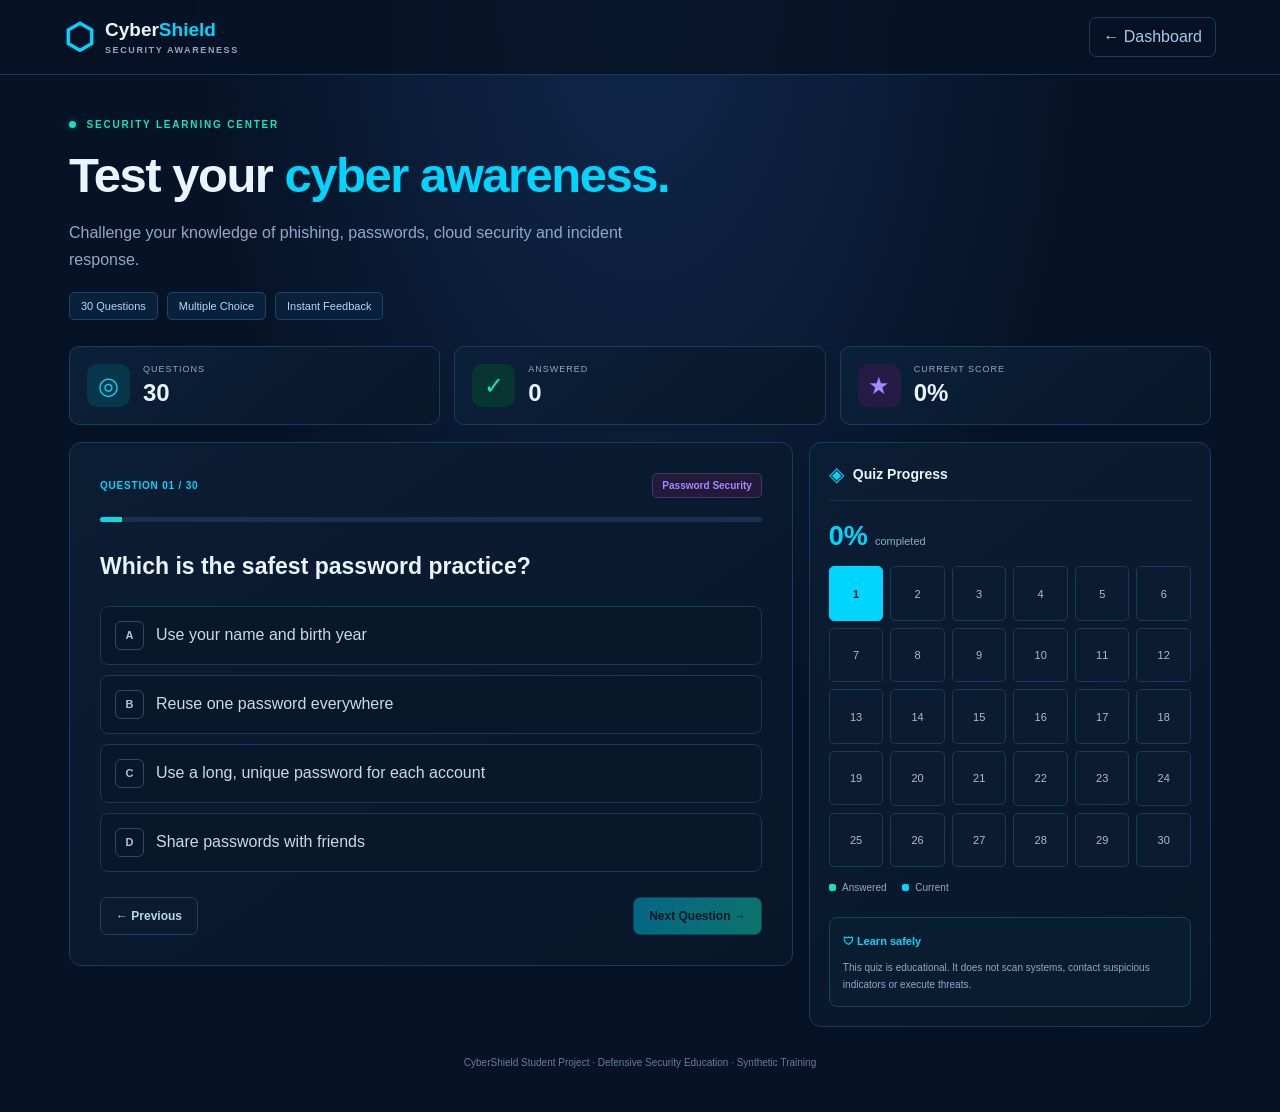
<file: awareness/quiz.html>
<!DOCTYPE html>
<html lang="en">
<head>
    <meta charset="UTF-8">
    <meta name="viewport" content="width=device-width, initial-scale=1.0">
    <meta name="theme-color" content="#061225">
    <title>CyberShield | Security Awareness Quiz</title>
    <link rel="stylesheet" href="quiz.css">
</head>
<body>
    <header class="topbar">
        <a class="brand" href="../frontend/index.html">
            <span class="brand-icon">⬡</span>
            <span>Cyber<span>Shield</span><small>SECURITY AWARENESS</small></span>
        </a>
        <a class="back-link" href="../frontend/index.html">← Dashboard</a>
    </header>

    <main class="container">
        <section class="hero">
            <div class="eyebrow"><span class="live-dot"></span> SECURITY LEARNING CENTER</div>
            <h1>Test your <span>cyber awareness.</span></h1>
            <p>Challenge your knowledge of phishing, passwords, cloud security and incident response.</p>
            <div class="hero-tags">
                <span>30 Questions</span>
                <span>Multiple Choice</span>
                <span>Instant Feedback</span>
            </div>
        </section>

        <section class="stats-grid">
            <article class="stat-card">
                <span class="stat-icon">◎</span>
                <div><small>QUESTIONS</small><strong id="totalQuestions">30</strong></div>
            </article>
            <article class="stat-card">
                <span class="stat-icon green">✓</span>
                <div><small>ANSWERED</small><strong id="answeredCount">0</strong></div>
            </article>
            <article class="stat-card">
                <span class="stat-icon purple">★</span>
                <div><small>CURRENT SCORE</small><strong id="currentScore">0%</strong></div>
            </article>
        </section>

        <section class="quiz-layout" id="quizArea">
            <article class="quiz-card">
                <div class="quiz-topline">
                    <span id="questionCounter">QUESTION 01 / 30</span>
                    <span class="category-pill" id="categoryPill">Password Security</span>
                </div>

                <div class="progress-track">
                    <div class="progress-fill" id="progressFill"></div>
                </div>

                <h2 id="questionText">Loading quiz questions…</h2>

                <div class="options" id="optionsContainer"></div>

                <div class="feedback" id="feedback" aria-live="polite" hidden></div>

                <div class="quiz-actions">
                    <button class="secondary-button" id="previousBtn" type="button">← Previous</button>
                    <button class="primary-button" id="nextBtn" type="button" disabled>Next Question →</button>
                </div>
            </article>

            <aside class="side-card">
                <div class="side-heading">
                    <span>◈</span>
                    <h3>Quiz Progress</h3>
                </div>
                <div class="progress-summary">
                    <strong id="progressPercent">0%</strong>
                    <span>completed</span>
                </div>
                <div class="question-grid" id="questionGrid"></div>
                <div class="legend">
                    <span><i class="legend-dot answered-dot"></i> Answered</span>
                    <span><i class="legend-dot current-dot"></i> Current</span>
                </div>
                <div class="safety-note">
                    <strong>🛡 Learn safely</strong>
                    <p>This quiz is educational. It does not scan systems, contact suspicious indicators or execute threats.</p>
                </div>
            </aside>
        </section>

        <section class="result-card" id="resultArea" hidden>
            <div class="result-icon" id="resultIcon">✓</div>
            <p class="eyebrow">QUIZ COMPLETED</p>
            <h2 id="resultHeading">Your awareness result</h2>
            <p class="result-description" id="resultDescription"></p>

            <div class="result-score">
                <strong id="finalPercentage">0%</strong>
                <span>Awareness Score</span>
            </div>

            <div class="result-stats">
                <div><strong id="correctAnswers">0</strong><span>Correct</span></div>
                <div><strong id="wrongAnswers">0</strong><span>Incorrect</span></div>
                <div><strong id="finalTotal">30</strong><span>Total</span></div>
            </div>

            <div class="result-actions">
                <button class="primary-button" id="retryBtn" type="button">↻ Retake Quiz</button>
                <a class="secondary-button" href="../frontend/index.html">Return to Dashboard</a>
            </div>
            <p class="disclaimer">This is a learning score, not a professional security certification.</p>
        </section>

        <footer>CyberShield Student Project · Defensive Security Education · Synthetic Training</footer>
    </main>

    <script src="quiz.js"></script>
</body>
</html>
</file>
<file: awareness/quiz.css>
:root {
    --bg: #061225;
    --panel: #0a1b32;
    --border: #1b3b5e;
    --text: #e8f4ff;
    --muted: #91a9c4;
    --cyan: #00d5ff;
    --green: #12e3bd;
    --red: #ff526c;
    --purple: #a887ff;
}

* { box-sizing: border-box; }

body {
    margin: 0;
    min-height: 100vh;
    color: var(--text);
    background:
        radial-gradient(ellipse at 50% 0%, #10284b, transparent 50%),
        var(--bg);
    font-family: "Segoe UI", Arial, sans-serif;
}

a { color: inherit; text-decoration: none; }
button { font: inherit; cursor: pointer; }

.topbar {
    height: 75px;
    padding: 0 5%;
    display: flex;
    justify-content: space-between;
    align-items: center;
    border-bottom: 1px solid var(--border);
    background: #061225d9;
}

.brand { display: flex; align-items: center; gap: 10px; font-size: 19px; font-weight: 800; }
.brand > span:last-child > span { color: var(--cyan); }
.brand small { display: block; color: var(--muted); font-size: 9px; letter-spacing: 1.6px; margin-top: 4px; }
.brand-icon { color: var(--cyan); font-size: 35px; }
.back-link { color: #a9c8e8; border: 1px solid var(--border); border-radius: 7px; padding: 10px 13px; }
.back-link:hover { color: var(--cyan); border-color: var(--cyan); }

.container { max-width: 1190px; margin: auto; padding: 34px 24px; }

.hero { margin: 10px 0 26px; }
.eyebrow { color: var(--green); font-size: 10px; font-weight: 800; letter-spacing: 1.8px; }
.live-dot { display: inline-block; width: 7px; height: 7px; border-radius: 50%; background: var(--green); margin-right: 6px; box-shadow: 0 0 9px #12e3bd66; }

.hero h1 { margin: 17px 0 10px; font-size: clamp(30px, 5vw, 49px); letter-spacing: -1.5px; }
.hero h1 span { color: var(--cyan); }
.hero > p { color: var(--muted); max-width: 620px; line-height: 1.7; }

.hero-tags { display: flex; flex-wrap: wrap; gap: 9px; margin-top: 19px; }
.hero-tags span { color: #b9d6f0; background: #0a213c; border: 1px solid #1b456b; padding: 7px 11px; border-radius: 5px; font-size: 11px; }

.stats-grid { display: grid; grid-template-columns: repeat(3, 1fr); gap: 14px; margin-bottom: 17px; }
.stat-card { display: flex; align-items: center; gap: 13px; padding: 17px; background: linear-gradient(140deg, #0b203a, #09172a); border: 1px solid var(--border); border-radius: 10px; }
.stat-icon { display: grid; place-items: center; width: 43px; height: 43px; border-radius: 10px; background: #07364b; color: var(--cyan); font-size: 24px; }
.stat-icon.green { color: var(--green); background: #07352f; }
.stat-icon.purple { color: var(--purple); background: #251b45; }
.stat-card small { display: block; color: var(--muted); font-size: 9px; letter-spacing: 1px; margin-bottom: 5px; }
.stat-card strong { font-size: 24px; }

.quiz-layout { display: grid; grid-template-columns: minmax(0, 1.8fr) minmax(270px, 1fr); gap: 16px; align-items: start; }
.quiz-card, .side-card, .result-card { background: linear-gradient(145deg, #0b1d34, #081629); border: 1px solid var(--border); border-radius: 12px; }

.quiz-card { padding: clamp(17px, 3vw, 30px); min-height: 440px; }
.quiz-topline { display: flex; justify-content: space-between; align-items: center; gap: 12px; flex-wrap: wrap; color: var(--cyan); font-size: 10px; font-weight: 800; letter-spacing: .8px; }
.category-pill { color: var(--purple); background: #211a3b; border: 1px solid #45356e; padding: 6px 9px; border-radius: 5px; font-size: 10px; letter-spacing: 0; }

.progress-track { height: 5px; background: #1a304b; border-radius: 10px; overflow: hidden; margin: 19px 0 27px; }
.progress-fill { height: 100%; width: 0; background: linear-gradient(90deg, var(--cyan), var(--green)); transition: width .25s; }

.quiz-card h2 { font-size: clamp(18px, 2.3vw, 23px); line-height: 1.5; margin: 0 0 22px; }

.options { display: grid; gap: 10px; }
.option {
    display: flex;
    align-items: center;
    gap: 12px;
    width: 100%;
    text-align: left;
    padding: 14px;
    color: #c8daed;
    background: #08172a;
    border: 1px solid #1b3856;
    border-radius: 8px;
    transition: .18s;
}
.option:hover:not(:disabled) { border-color: #318bb1; background: #0c2540; }
.option-letter { display: grid; place-items: center; flex-shrink: 0; width: 29px; height: 29px; border: 1px solid #2b4b6a; border-radius: 6px; color: #a9c6e3; font-size: 11px; font-weight: 800; }
.option.selected { border-color: var(--cyan); background: #0b2b43; color: white; }
.option.correct { border-color: var(--green); background: #08352e; }
.option.wrong { border-color: var(--red); background: #381c2b; }
.option:disabled { cursor: default; opacity: 1; }

.feedback { padding: 13px; margin-top: 15px; border: 1px solid var(--border); border-radius: 8px; color: #bfd5ea; font-size: 12px; line-height: 1.7; }
.feedback.correct-feedback { border-color: #14785f; background: #082b27; }
.feedback.wrong-feedback { border-color: #793247; background: #2b1828; }
.feedback strong { display: block; margin-bottom: 4px; color: var(--green); }
.feedback.wrong-feedback strong { color: #ff8092; }

.quiz-actions { display: flex; justify-content: space-between; gap: 10px; margin-top: 25px; }
.primary-button, .secondary-button { display: inline-flex; justify-content: center; align-items: center; border: 1px solid #137c9c; border-radius: 7px; padding: 11px 15px; font-weight: 650; font-size: 12px; }
.primary-button { color: #041723; background: linear-gradient(100deg, #00c8f1, #12e3bd); }
.primary-button:hover { filter: brightness(1.1); }
.primary-button:disabled { cursor: not-allowed; opacity: .45; }
.secondary-button { color: #bfd5ea; background: #0b1c31; border-color: #24415f; }
.secondary-button:hover { border-color: var(--cyan); }
[hidden] { display: none !important; }

.side-card { padding: 19px; }
.side-heading { display: flex; align-items: center; gap: 9px; border-bottom: 1px solid #19334f; padding-bottom: 14px; }
.side-heading span { color: var(--cyan); font-size: 20px; }
.side-heading h3 { font-size: 14px; margin: 0; }

.progress-summary { display: flex; align-items: baseline; gap: 7px; margin: 20px 0 14px; }
.progress-summary strong { font-size: 27px; color: var(--cyan); }
.progress-summary span { color: var(--muted); font-size: 11px; }

.question-grid { display: grid; grid-template-columns: repeat(6, minmax(0, 1fr)); gap: 7px; }
.question-number { aspect-ratio: 1; min-width: 0; color: #a7bfd8; background: #0b1b30; border: 1px solid #1d3957; border-radius: 5px; font-size: 11px; }
.question-number:hover { border-color: var(--cyan); }
.question-number.current { color: #041723; background: var(--cyan); border-color: var(--cyan); font-weight: 800; }
.question-number.answered { color: var(--green); border-color: #16806b; background: #0a2c2b; }
.question-number.answered.current { color: #041723; background: var(--cyan); border-color: var(--cyan); }

.legend { display: flex; flex-wrap: wrap; gap: 15px; margin-top: 15px; color: var(--muted); font-size: 10px; }
.legend-dot { display: inline-block; width: 7px; height: 7px; border-radius: 2px; margin-right: 4px; }
.answered-dot { background: var(--green); }
.current-dot { background: var(--cyan); }

.safety-note { margin-top: 24px; padding: 13px; background: #091d31; border: 1px solid #1b4263; border-radius: 8px; }
.safety-note strong { color: var(--cyan); font-size: 11px; }
.safety-note p { color: var(--muted); font-size: 10px; line-height: 1.7; margin-bottom: 0; }

.result-card { max-width: 700px; margin: 15px auto; text-align: center; padding: clamp(22px, 5vw, 45px); }
.result-icon { display: grid; place-items: center; width: 65px; height: 65px; border: 1px solid #137b6a; border-radius: 50%; margin: 0 auto 18px; color: var(--green); background: #0b332e; font-size: 30px; }
.result-card h2 { font-size: 26px; margin: 12px 0; }
.result-description { color: var(--muted); line-height: 1.7; }
.result-score { display: grid; gap: 6px; margin: 25px 0; }
.result-score strong { font-size: 55px; color: var(--cyan); }
.result-score span { color: var(--muted); font-size: 12px; }
.result-stats { display: grid; grid-template-columns: repeat(3, 1fr); gap: 10px; }
.result-stats div { display: grid; gap: 7px; padding: 15px 5px; background: #08172a; border: 1px solid var(--border); border-radius: 8px; }
.result-stats strong { font-size: 23px; }
.result-stats span { color: var(--muted); font-size: 11px; }
.result-actions { display: flex; justify-content: center; flex-wrap: wrap; gap: 10px; margin-top: 25px; }
.disclaimer { color: #6f8ba8; font-size: 10px; margin-top: 22px; }
footer { color: #627f9e; font-size: 10px; text-align: center; padding: 30px 0 10px; }

@media (max-width: 780px) {
    .container { padding: 23px 14px; }
    .quiz-layout { grid-template-columns: 1fr; }
    .stats-grid { gap: 8px; }
    .stat-card { padding: 11px; gap: 8px; }
    .stat-icon { width: 34px; height: 34px; font-size: 19px; }
    .stat-card strong { font-size: 20px; }
    .stat-card small { font-size: 8px; }
    .question-grid { grid-template-columns: repeat(10, minmax(0, 1fr)); }
}

@media (max-width: 440px) {
    .topbar { padding: 0 14px; }
    .brand { font-size: 16px; }
    .back-link { font-size: 11px; padding: 8px; }
    .stats-grid { grid-template-columns: 1fr; }
    .quiz-actions { flex-wrap: wrap; }
    .quiz-actions button { flex: 1; }
    .question-grid { grid-template-columns: repeat(6, minmax(0, 1fr)); }
}
</file>
